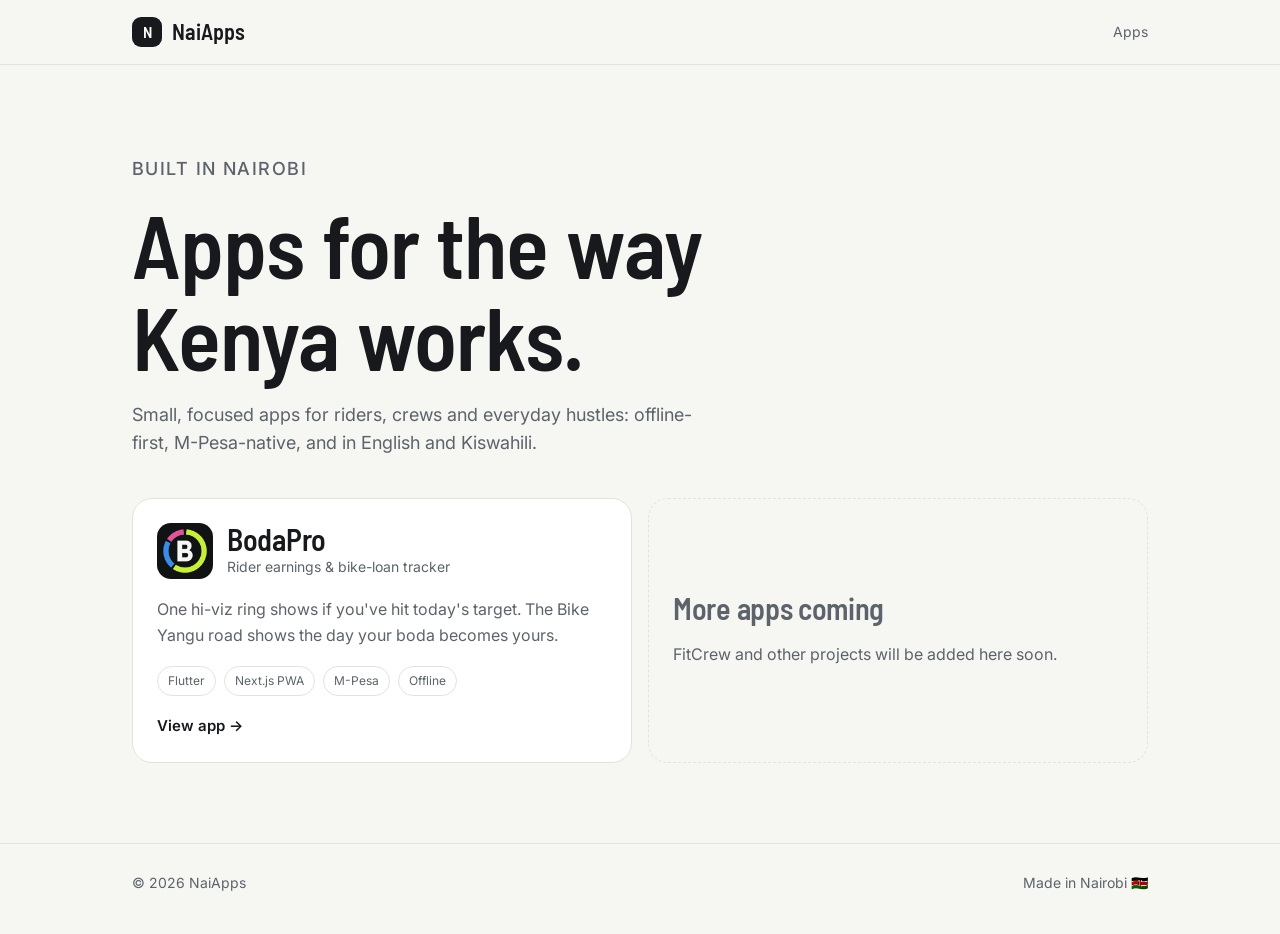
<file: index.html>
<!doctype html>
<html lang="en">
<head>
  <meta charset="utf-8">
  <meta name="viewport" content="width=device-width, initial-scale=1">
  <title>NaiApps</title>
  <meta name="description" content="NaiApps — mobile and web apps built in Nairobi for everyday Kenyan work.">
  <meta property="og:title" content="NaiApps">
  <meta property="og:description" content="Mobile and web apps built in Nairobi for everyday Kenyan work.">
  <link rel="icon" href="apps/bodapro/img/icon.png">
  <link rel="preconnect" href="https://fonts.googleapis.com">
  <link rel="preconnect" href="https://fonts.gstatic.com" crossorigin>
  <link href="https://fonts.googleapis.com/css2?family=Barlow+Semi+Condensed:wght@600&family=Inter:wght@400;500;600&display=swap" rel="stylesheet">
  <link rel="stylesheet" href="assets/css/style.css">
</head>
<body>
  <header class="topbar">
    <div class="wrap">
      <a class="brand" href="./"><span class="brand-mark">N</span>NaiApps</a>
      <nav><a href="#apps">Apps</a></nav>
    </div>
  </header>

  <main class="wrap">
    <section class="hub-hero">
      <p class="eyebrow">Built in Nairobi</p>
      <h1>Apps for the way<br>Kenya works.</h1>
      <p>Small, focused apps for riders, crews and everyday hustles: offline-first, M-Pesa-native, and in English and Kiswahili.</p>
    </section>

    <section id="apps" class="app-grid" aria-label="Apps">
      <a class="app-card" href="apps/bodapro/">
        <div class="head">
          <img src="apps/bodapro/img/icon.png" alt="" width="56" height="56">
          <div>
            <h2>BodaPro</h2>
            <p class="kicker">Rider earnings &amp; bike-loan tracker</p>
          </div>
        </div>
        <p class="blurb">One hi-viz ring shows if you've hit today's target. The Bike Yangu road shows the day your boda becomes yours.</p>
        <div class="tags">
          <span class="tag">Flutter</span><span class="tag">Next.js PWA</span><span class="tag">M-Pesa</span><span class="tag">Offline</span>
        </div>
        <span class="go">View app →</span>
      </a>

      <div class="app-card soon">
        <h2>More apps coming</h2>
        <p class="blurb">FitCrew and other projects will be added here soon.</p>
      </div>
    </section>
  </main>

  <footer class="footer">
    <div class="wrap">
      <span>© <span id="yr">2026</span> NaiApps</span>
      <span>Made in Nairobi 🇰🇪</span>
    </div>
  </footer>
  <script>document.getElementById("yr").textContent = new Date().getFullYear();</script>
</body>
</html>
</file>
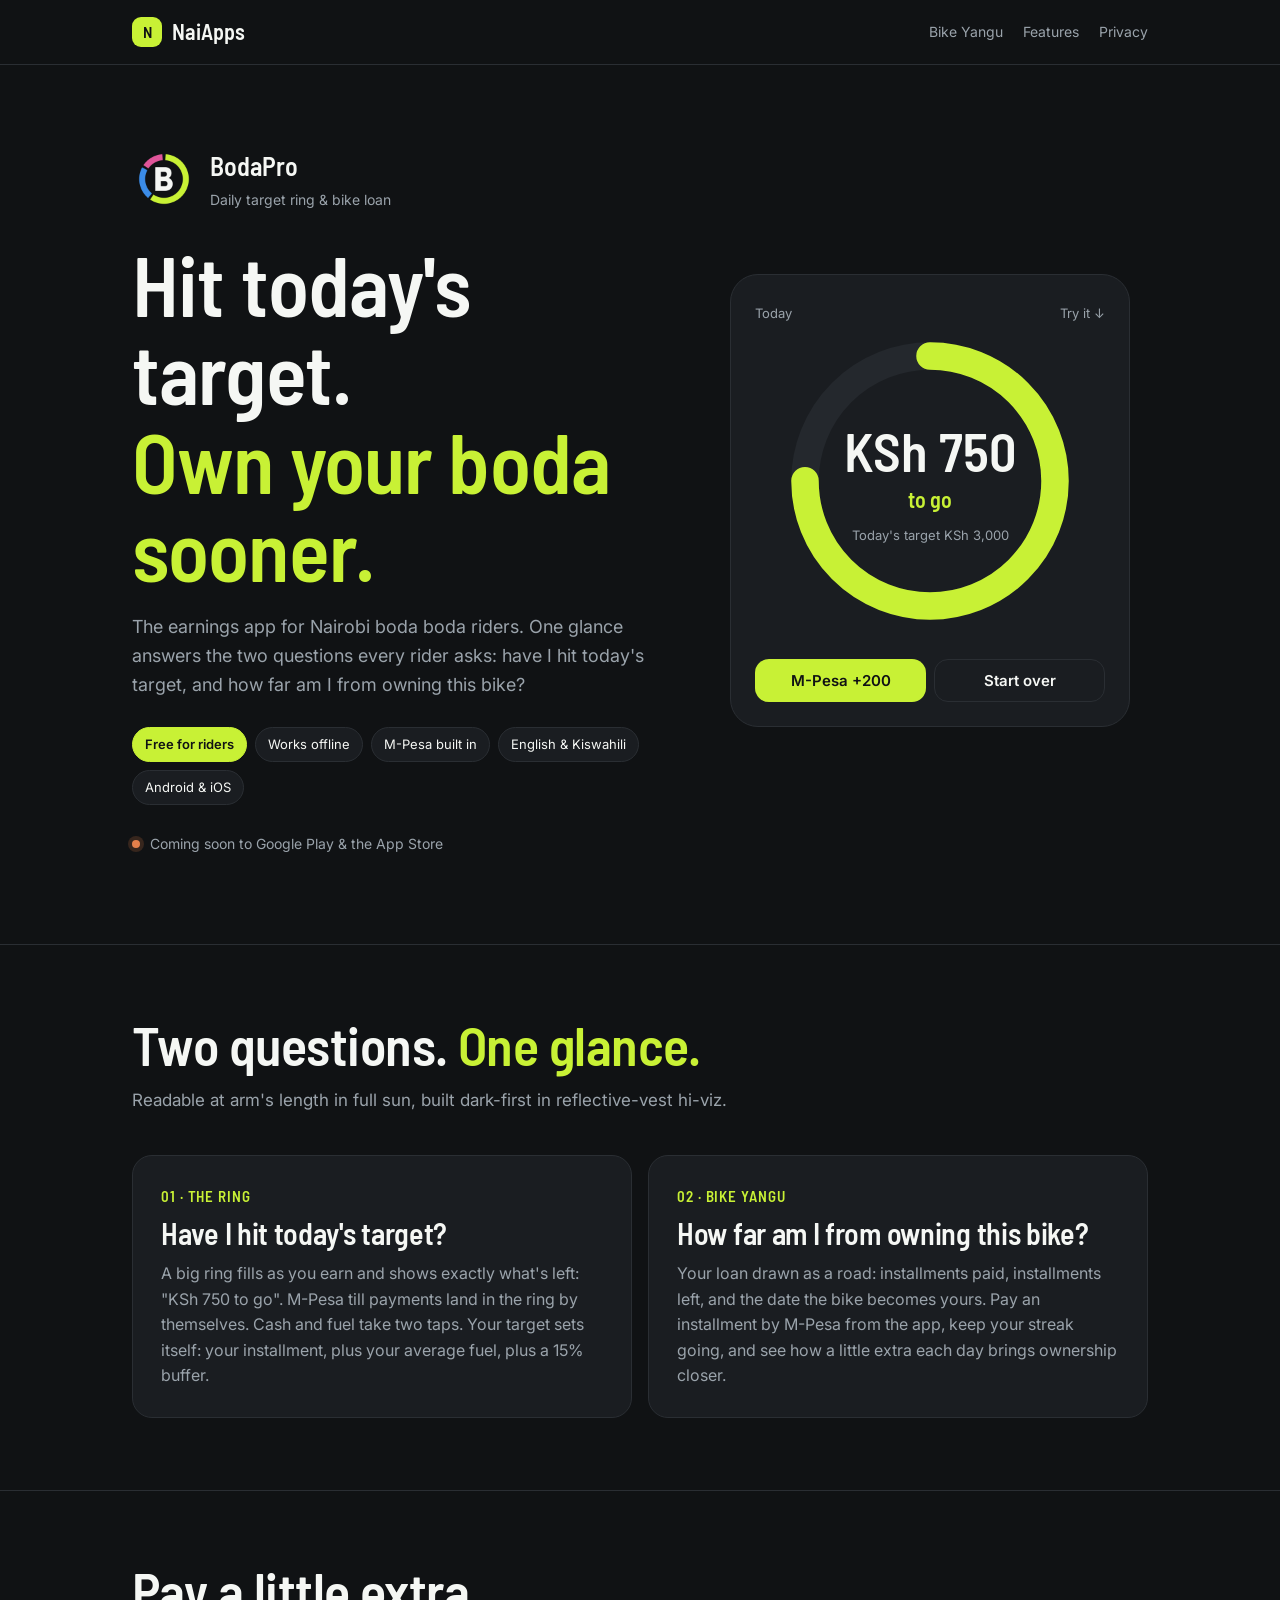
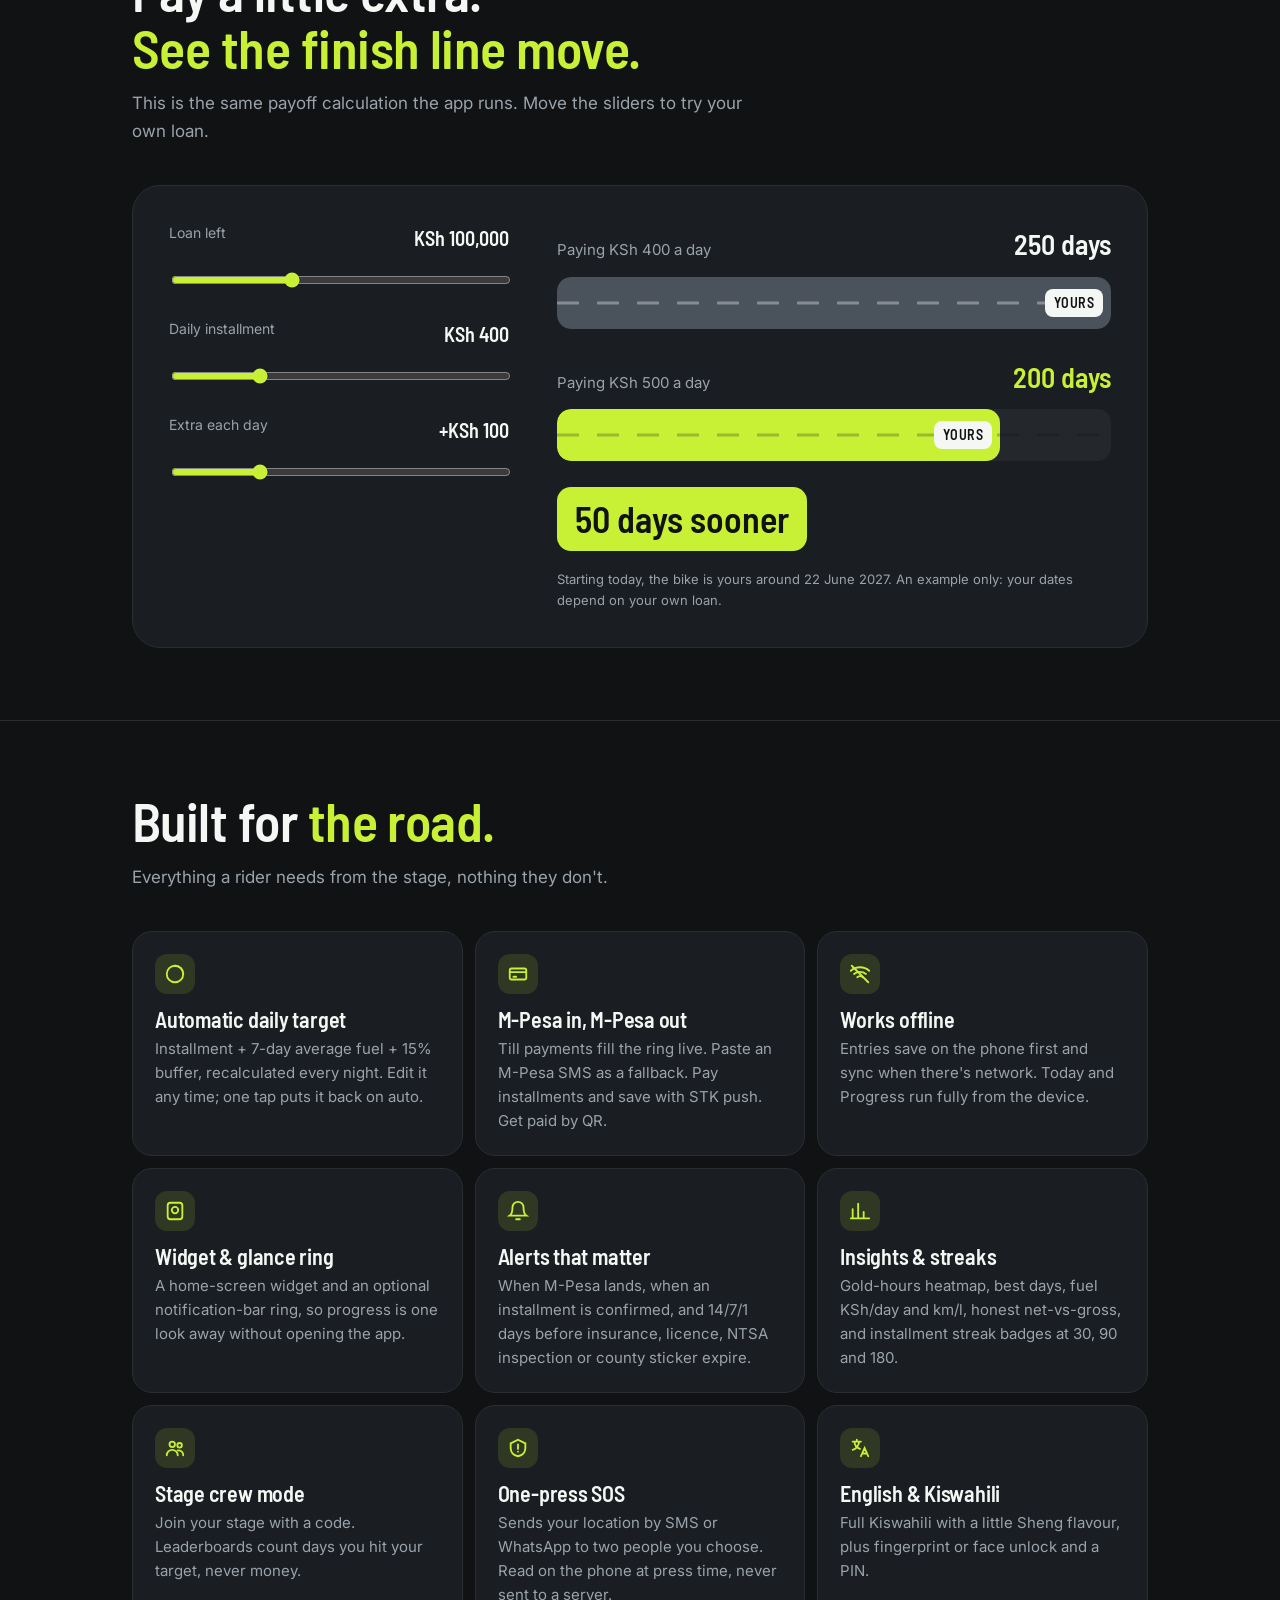
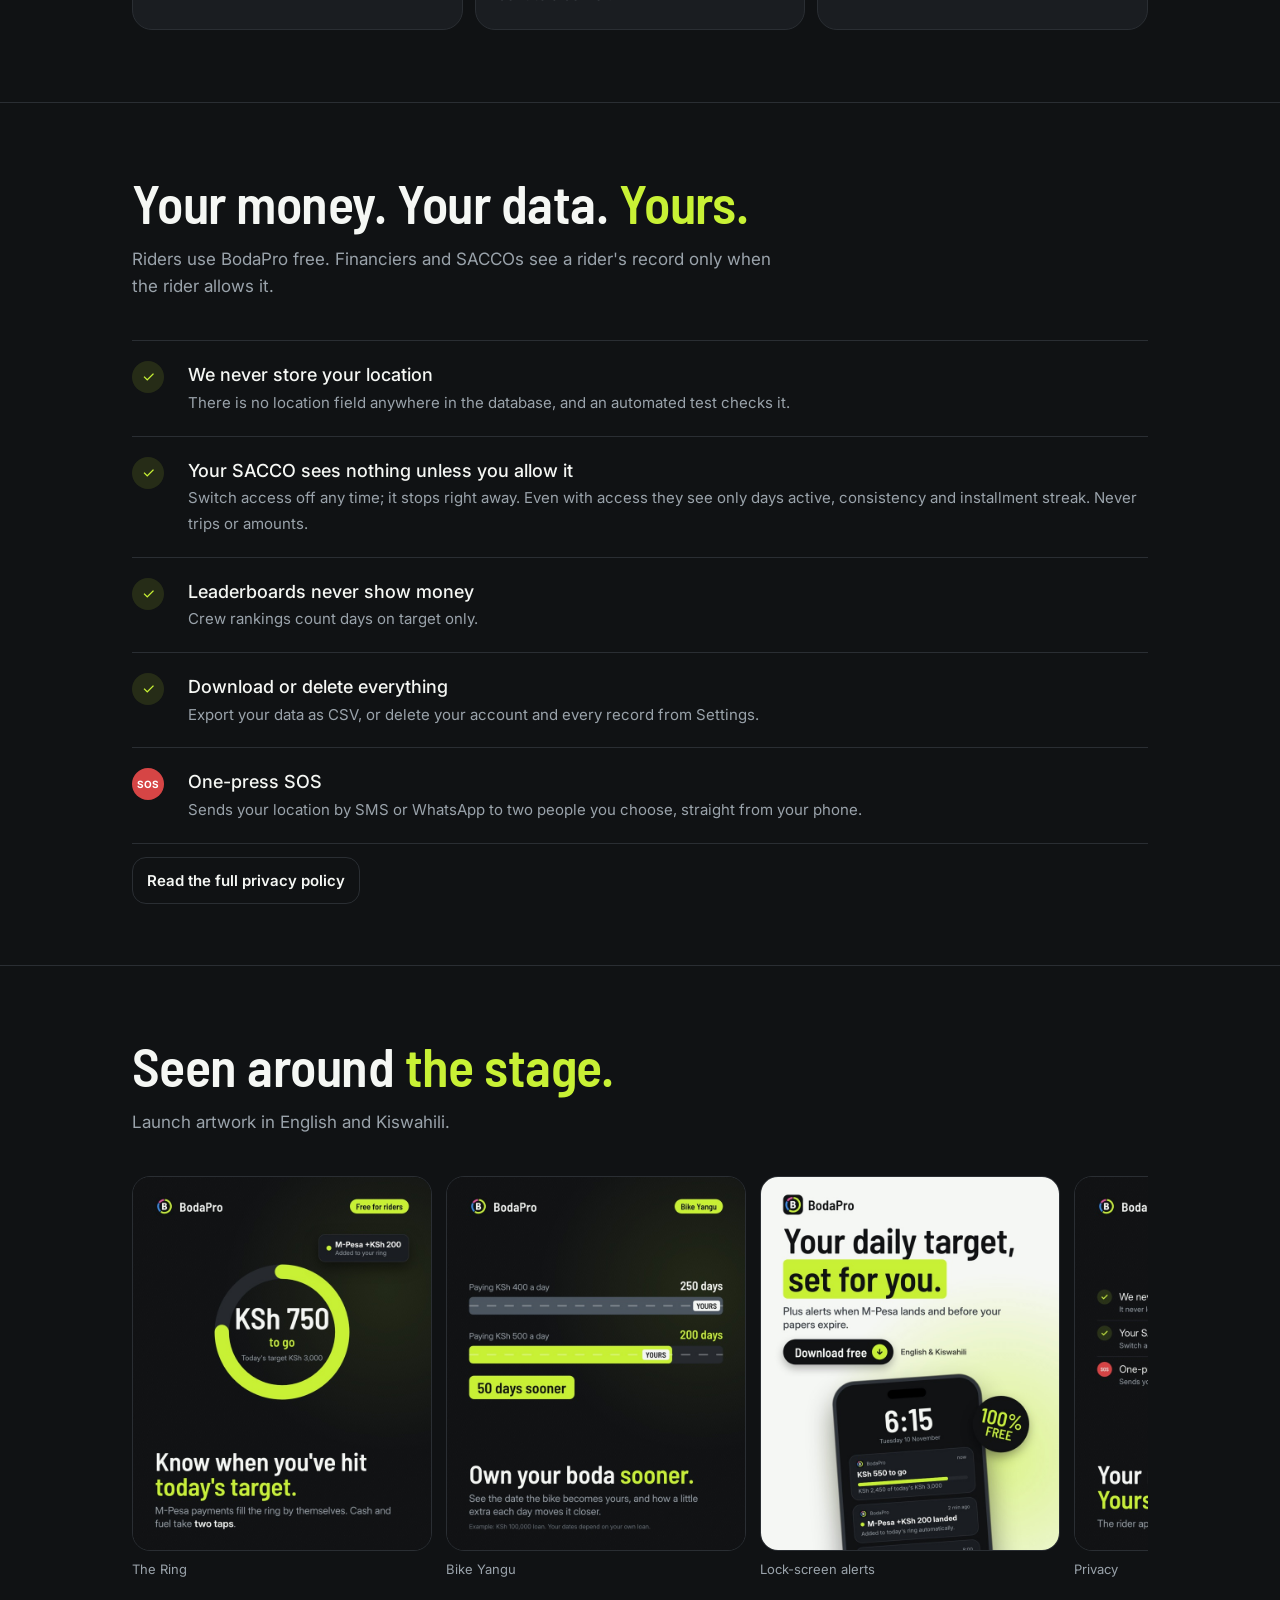
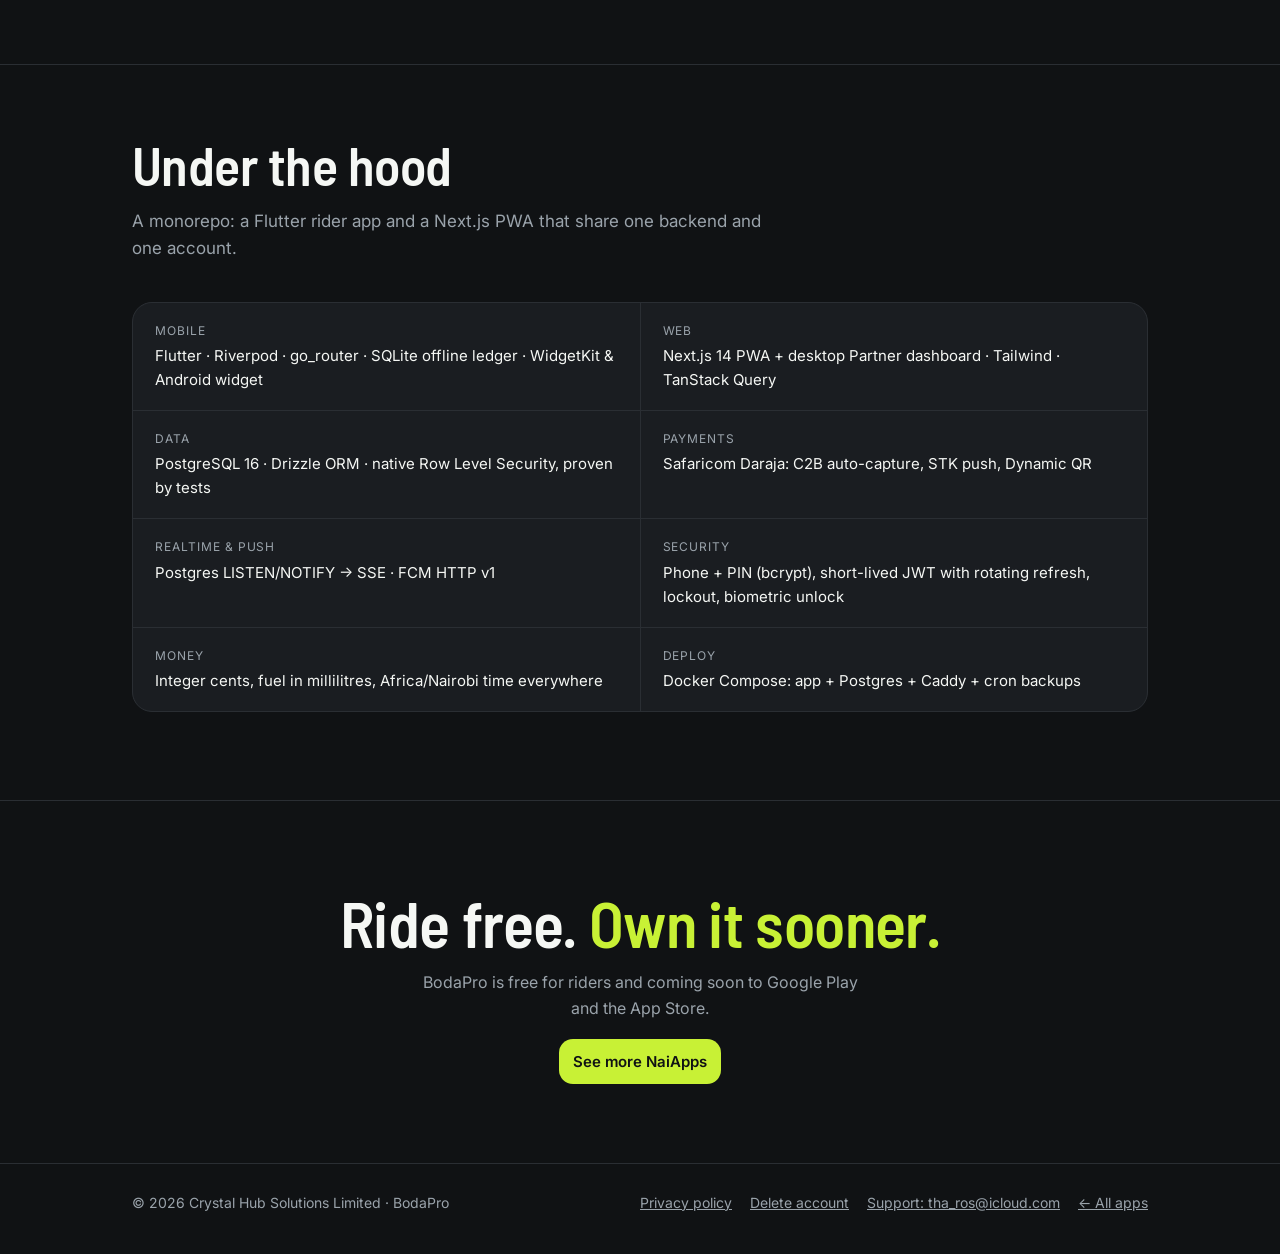
<file: apps/bodapro/index.html>
<!doctype html>
<html lang="en">
<head>
  <meta charset="utf-8">
  <meta name="viewport" content="width=device-width, initial-scale=1">
  <meta name="theme-color" content="#101214">
  <title>BodaPro · NaiApps</title>
  <meta name="description" content="BodaPro — daily earnings, expenses and bike-loan freedom dashboard for Nairobi boda boda riders. Free for riders, works offline, never stores your location.">
  <meta property="og:title" content="BodaPro — Rider earnings & bike loan">
  <meta property="og:description" content="Know when you've hit today's target. See the day your bike becomes yours.">
  <meta property="og:image" content="img/ring.jpg">
  <link rel="icon" href="img/icon.png">
  <link rel="preconnect" href="https://fonts.googleapis.com">
  <link rel="preconnect" href="https://fonts.gstatic.com" crossorigin>
  <link href="https://fonts.googleapis.com/css2?family=Barlow+Semi+Condensed:wght@600&family=Inter:wght@400;500;600&display=swap" rel="stylesheet">
  <link rel="stylesheet" href="../../assets/css/style.css">
</head>
<body class="theme-bodapro">
  <header class="topbar">
    <div class="wrap">
      <a class="brand" href="../../"><span class="brand-mark">N</span>NaiApps</a>
      <nav>
        <a href="#bike-yangu">Bike Yangu</a>
        <a href="#features">Features</a>
        <a href="#privacy">Privacy</a>
      </nav>
    </div>
  </header>

  <main>
    <!-- Hero -->
    <section class="wrap bp-hero">
      <div>
        <div class="bp-id">
          <img src="img/icon.png" alt="BodaPro app icon" width="64" height="64">
          <div><strong>BodaPro</strong><span>Daily target ring &amp; bike loan</span></div>
        </div>
        <h1>Hit today's target.<br><span class="hl">Own your boda sooner.</span></h1>
        <p class="lede">The earnings app for Nairobi boda boda riders. One glance answers the two questions every rider asks: have I hit today's target, and how far am I from owning this bike?</p>
        <div class="chips">
          <span class="chip on">Free for riders</span>
          <span class="chip">Works offline</span>
          <span class="chip">M-Pesa built in</span>
          <span class="chip">English &amp; Kiswahili</span>
          <span class="chip">Android &amp; iOS</span>
        </div>
        <p class="status">Coming soon to Google Play &amp; the App Store</p>
      </div>

      <div class="ring-card" aria-label="Interactive demo of the BodaPro target ring">
        <div class="ring-top"><span>Today</span><span>Try it ↓</span></div>
        <div class="toast" id="toast" role="status" aria-live="polite">M-Pesa +KSh 200 · added to your ring</div>
        <div class="ring" id="ring">
          <svg viewBox="0 0 120 120" aria-hidden="true">
            <circle class="track" cx="60" cy="60" r="50" fill="none" stroke-width="11"/>
            <circle class="bar" id="ringBar" cx="60" cy="60" r="50" fill="none" stroke-width="11" stroke-linecap="round"/>
          </svg>
          <div class="ring-label">
            <div class="amt" id="ringAmt">KSh 750</div>
            <div class="togo" id="ringTogo">to go</div>
            <div class="tgt">Today's target KSh 3,000</div>
          </div>
        </div>
        <div class="ring-actions">
          <button class="btn btn-hiviz" id="addMpesa" type="button">M-Pesa +200</button>
          <button class="btn btn-ghost" id="resetRing" type="button">Start over</button>
        </div>
      </div>
    </section>

    <!-- Two questions -->
    <section class="section">
      <div class="wrap">
        <div class="section-head">
          <h2>Two questions. <span class="hl">One glance.</span></h2>
          <p>Readable at arm's length in full sun, built dark-first in reflective-vest hi-viz.</p>
        </div>
        <div class="two-q">
          <article class="q">
            <div class="n">01 · THE RING</div>
            <h3>Have I hit today's target?</h3>
            <p>A big ring fills as you earn and shows exactly what's left: "KSh 750 to go". M-Pesa till payments land in the ring by themselves. Cash and fuel take two taps. Your target sets itself: your installment, plus your average fuel, plus a 15% buffer.</p>
          </article>
          <article class="q">
            <div class="n">02 · BIKE YANGU</div>
            <h3>How far am I from owning this bike?</h3>
            <p>Your loan drawn as a road: installments paid, installments left, and the date the bike becomes yours. Pay an installment by M-Pesa from the app, keep your streak going, and see how a little extra each day brings ownership closer.</p>
          </article>
        </div>
      </div>
    </section>

    <!-- Simulator -->
    <section class="section" id="bike-yangu">
      <div class="wrap">
        <div class="section-head">
          <h2>Pay a little extra.<br><span class="hl">See the finish line move.</span></h2>
          <p>This is the same payoff calculation the app runs. Move the sliders to try your own loan.</p>
        </div>
        <div class="sim">
          <div>
            <div class="field">
              <label for="loan">Loan left <output id="loanOut"></output></label>
              <input type="range" id="loan" min="20000" max="250000" step="5000" value="100000">
            </div>
            <div class="field">
              <label for="daily">Daily installment <output id="dailyOut"></output></label>
              <input type="range" id="daily" min="200" max="1000" step="50" value="400">
            </div>
            <div class="field">
              <label for="extra">Extra each day <output id="extraOut"></output></label>
              <input type="range" id="extra" min="0" max="400" step="10" value="100">
            </div>
          </div>
          <div>
            <div class="road-row">
              <div class="lbl"><span id="baseLbl">Paying KSh 400 a day</span><b id="baseDays">250 days</b></div>
              <div class="road"><div class="fill" style="width:100%"><span class="yours">YOURS</span></div></div>
            </div>
            <div class="road-row">
              <div class="lbl"><span id="fastLbl">Paying KSh 500 a day</span><b class="hl" id="fastDays">200 days</b></div>
              <div class="road fast"><div class="fill" id="fastFill" style="width:80%"><span class="yours">YOURS</span></div></div>
            </div>
            <span class="saved" id="saved">50 days sooner</span>
            <p class="fine" id="ownDate">An example only. Your dates depend on your own loan.</p>
          </div>
        </div>
      </div>
    </section>

    <!-- Features -->
    <section class="section" id="features">
      <div class="wrap">
        <div class="section-head">
          <h2>Built for <span class="hl">the road.</span></h2>
          <p>Everything a rider needs from the stage, nothing they don't.</p>
        </div>
        <div class="features">
          <div class="feat">
            <div class="ic"><svg viewBox="0 0 24 24" fill="none" stroke="currentColor" stroke-width="2" stroke-linecap="round"><circle cx="12" cy="12" r="9"/><path d="M12 3a9 9 0 0 1 9 9"/></svg></div>
            <h3>Automatic daily target</h3>
            <p>Installment + 7-day average fuel + 15% buffer, recalculated every night. Edit it any time; one tap puts it back on auto.</p>
          </div>
          <div class="feat">
            <div class="ic"><svg viewBox="0 0 24 24" fill="none" stroke="currentColor" stroke-width="2" stroke-linecap="round"><rect x="3" y="6" width="18" height="12" rx="2"/><path d="M3 10h18M7 15h3"/></svg></div>
            <h3>M-Pesa in, M-Pesa out</h3>
            <p>Till payments fill the ring live. Paste an M-Pesa SMS as a fallback. Pay installments and save with STK push. Get paid by QR.</p>
          </div>
          <div class="feat">
            <div class="ic"><svg viewBox="0 0 24 24" fill="none" stroke="currentColor" stroke-width="2" stroke-linecap="round"><path d="M2 8.5a15 15 0 0 1 20 0M5.5 12a10 10 0 0 1 13 0M9 15.5a5 5 0 0 1 6 0"/><path d="M3 3l18 18"/></svg></div>
            <h3>Works offline</h3>
            <p>Entries save on the phone first and sync when there's network. Today and Progress run fully from the device.</p>
          </div>
          <div class="feat">
            <div class="ic"><svg viewBox="0 0 24 24" fill="none" stroke="currentColor" stroke-width="2" stroke-linecap="round"><rect x="4" y="3" width="16" height="18" rx="3"/><circle cx="12" cy="11" r="3.5"/></svg></div>
            <h3>Widget &amp; glance ring</h3>
            <p>A home-screen widget and an optional notification-bar ring, so progress is one look away without opening the app.</p>
          </div>
          <div class="feat">
            <div class="ic"><svg viewBox="0 0 24 24" fill="none" stroke="currentColor" stroke-width="2" stroke-linecap="round"><path d="M6 8a6 6 0 0 1 12 0c0 7 3 9 3 9H3s3-2 3-9"/><path d="M10 21h4"/></svg></div>
            <h3>Alerts that matter</h3>
            <p>When M-Pesa lands, when an installment is confirmed, and 14/7/1 days before insurance, licence, NTSA inspection or county sticker expire.</p>
          </div>
          <div class="feat">
            <div class="ic"><svg viewBox="0 0 24 24" fill="none" stroke="currentColor" stroke-width="2" stroke-linecap="round"><path d="M4 20V10M10 20V4M16 20v-7M22 20H2"/></svg></div>
            <h3>Insights &amp; streaks</h3>
            <p>Gold-hours heatmap, best days, fuel KSh/day and km/l, honest net-vs-gross, and installment streak badges at 30, 90 and 180.</p>
          </div>
          <div class="feat">
            <div class="ic"><svg viewBox="0 0 24 24" fill="none" stroke="currentColor" stroke-width="2" stroke-linecap="round"><circle cx="9" cy="8" r="3"/><circle cx="17" cy="9" r="2.5"/><path d="M3 20c0-3.3 2.7-6 6-6s6 2.7 6 6M15 14.5c3 0 6 1.8 6 5.5"/></svg></div>
            <h3>Stage crew mode</h3>
            <p>Join your stage with a code. Leaderboards count days you hit your target, never money.</p>
          </div>
          <div class="feat">
            <div class="ic"><svg viewBox="0 0 24 24" fill="none" stroke="currentColor" stroke-width="2" stroke-linecap="round"><path d="M12 3l8 4v5c0 5-3.5 8-8 9-4.5-1-8-4-8-9V7z"/><path d="M12 8v5M12 16h.01"/></svg></div>
            <h3>One-press SOS</h3>
            <p>Sends your location by SMS or WhatsApp to two people you choose. Read on the phone at press time, never sent to a server.</p>
          </div>
          <div class="feat">
            <div class="ic"><svg viewBox="0 0 24 24" fill="none" stroke="currentColor" stroke-width="2" stroke-linecap="round"><path d="M4 5h9M8.5 3v2M6 5c0 4 3 7 6 8M11 5c0 4-3 8-7 9"/><path d="M13 21l4-9 4 9M14.5 18h5"/></svg></div>
            <h3>English &amp; Kiswahili</h3>
            <p>Full Kiswahili with a little Sheng flavour, plus fingerprint or face unlock and a PIN.</p>
          </div>
        </div>
      </div>
    </section>

    <!-- Privacy -->
    <section class="section" id="privacy">
      <div class="wrap">
        <div class="section-head">
          <h2>Your money. Your data. <span class="hl">Yours.</span></h2>
          <p>Riders use BodaPro free. Financiers and SACCOs see a rider's record only when the rider allows it.</p>
        </div>
        <div class="privacy">
          <ul>
            <li><span class="tick">✓</span><div><b>We never store your location</b><span>There is no location field anywhere in the database, and an automated test checks it.</span></div></li>
            <li><span class="tick">✓</span><div><b>Your SACCO sees nothing unless you allow it</b><span>Switch access off any time; it stops right away. Even with access they see only days active, consistency and installment streak. Never trips or amounts.</span></div></li>
            <li><span class="tick">✓</span><div><b>Leaderboards never show money</b><span>Crew rankings count days on target only.</span></div></li>
            <li><span class="tick">✓</span><div><b>Download or delete everything</b><span>Export your data as CSV, or delete your account and every record from Settings.</span></div></li>
            <li><span class="tick sos">SOS</span><div><b>One-press SOS</b><span>Sends your location by SMS or WhatsApp to two people you choose, straight from your phone.</span></div></li>
          </ul>
        </div>
        <p style="margin-top:24px"><a class="btn btn-ghost" href="privacy/">Read the full privacy policy</a></p>
      </div>
    </section>

    <!-- Gallery -->
    <section class="section">
      <div class="wrap">
        <div class="section-head">
          <h2>Seen around <span class="hl">the stage.</span></h2>
          <p>Launch artwork in English and Kiswahili.</p>
        </div>
        <div class="gallery" tabindex="0" aria-label="BodaPro launch artwork, scroll sideways">
          <figure><img src="img/ring.jpg" alt="The target ring showing KSh 750 to go of a KSh 3,000 target" loading="lazy" width="720" height="900"><figcaption>The Ring</figcaption></figure>
          <figure><img src="img/road.jpg" alt="Bike Yangu road: paying KSh 500 a day instead of 400 owns the bike 50 days sooner" loading="lazy" width="720" height="900"><figcaption>Bike Yangu</figcaption></figure>
          <figure><img src="img/alerts.jpg" alt="Lock-screen notifications: KSh 550 to go, and M-Pesa KSh 200 landed" loading="lazy" width="720" height="900"><figcaption>Lock-screen alerts</figcaption></figure>
          <figure><img src="img/privacy.jpg" alt="Privacy promises: location never stored, SACCO sees nothing unless allowed, one-press SOS" loading="lazy" width="720" height="900"><figcaption>Privacy</figcaption></figure>
          <figure><img src="img/ring-sw.jpg" alt="The target ring in Kiswahili" loading="lazy" width="720" height="900"><figcaption>Kwa Kiswahili</figcaption></figure>
        </div>
      </div>
    </section>

    <!-- Tech -->
    <section class="section">
      <div class="wrap">
        <div class="section-head">
          <h2>Under the hood</h2>
          <p>A monorepo: a Flutter rider app and a Next.js PWA that share one backend and one account.</p>
        </div>
        <dl class="stack">
          <div><dt>Mobile</dt><dd>Flutter · Riverpod · go_router · SQLite offline ledger · WidgetKit &amp; Android widget</dd></div>
          <div><dt>Web</dt><dd>Next.js 14 PWA + desktop Partner dashboard · Tailwind · TanStack Query</dd></div>
          <div><dt>Data</dt><dd>PostgreSQL 16 · Drizzle ORM · native Row Level Security, proven by tests</dd></div>
          <div><dt>Payments</dt><dd>Safaricom Daraja: C2B auto-capture, STK push, Dynamic QR</dd></div>
          <div><dt>Realtime &amp; push</dt><dd>Postgres LISTEN/NOTIFY → SSE · FCM HTTP v1</dd></div>
          <div><dt>Security</dt><dd>Phone + PIN (bcrypt), short-lived JWT with rotating refresh, lockout, biometric unlock</dd></div>
          <div><dt>Money</dt><dd>Integer cents, fuel in millilitres, Africa/Nairobi time everywhere</dd></div>
          <div><dt>Deploy</dt><dd>Docker Compose: app + Postgres + Caddy + cron backups</dd></div>
        </dl>
      </div>
    </section>

    <section class="cta">
      <div class="wrap">
        <h2>Ride free. <span class="hl">Own it sooner.</span></h2>
        <p>BodaPro is free for riders and coming soon to Google Play and the App Store.</p>
        <a class="btn btn-hiviz" href="../../">See more NaiApps</a>
      </div>
    </section>
  </main>

  <footer class="footer">
    <div class="wrap">
      <span>© <span id="yr">2026</span> Crystal Hub Solutions Limited · BodaPro</span>
      <span class="footer-links">
        <a href="privacy/">Privacy policy</a>
        <a href="delete-account/">Delete account</a>
        <a href="mailto:tha_ros@icloud.com?subject=BodaPro%20support">Support: tha_ros@icloud.com</a>
        <a href="../../">← All apps</a>
      </span>
    </div>
  </footer>

  <script src="../../assets/js/bodapro.js"></script>
</body>
</html>
</file>
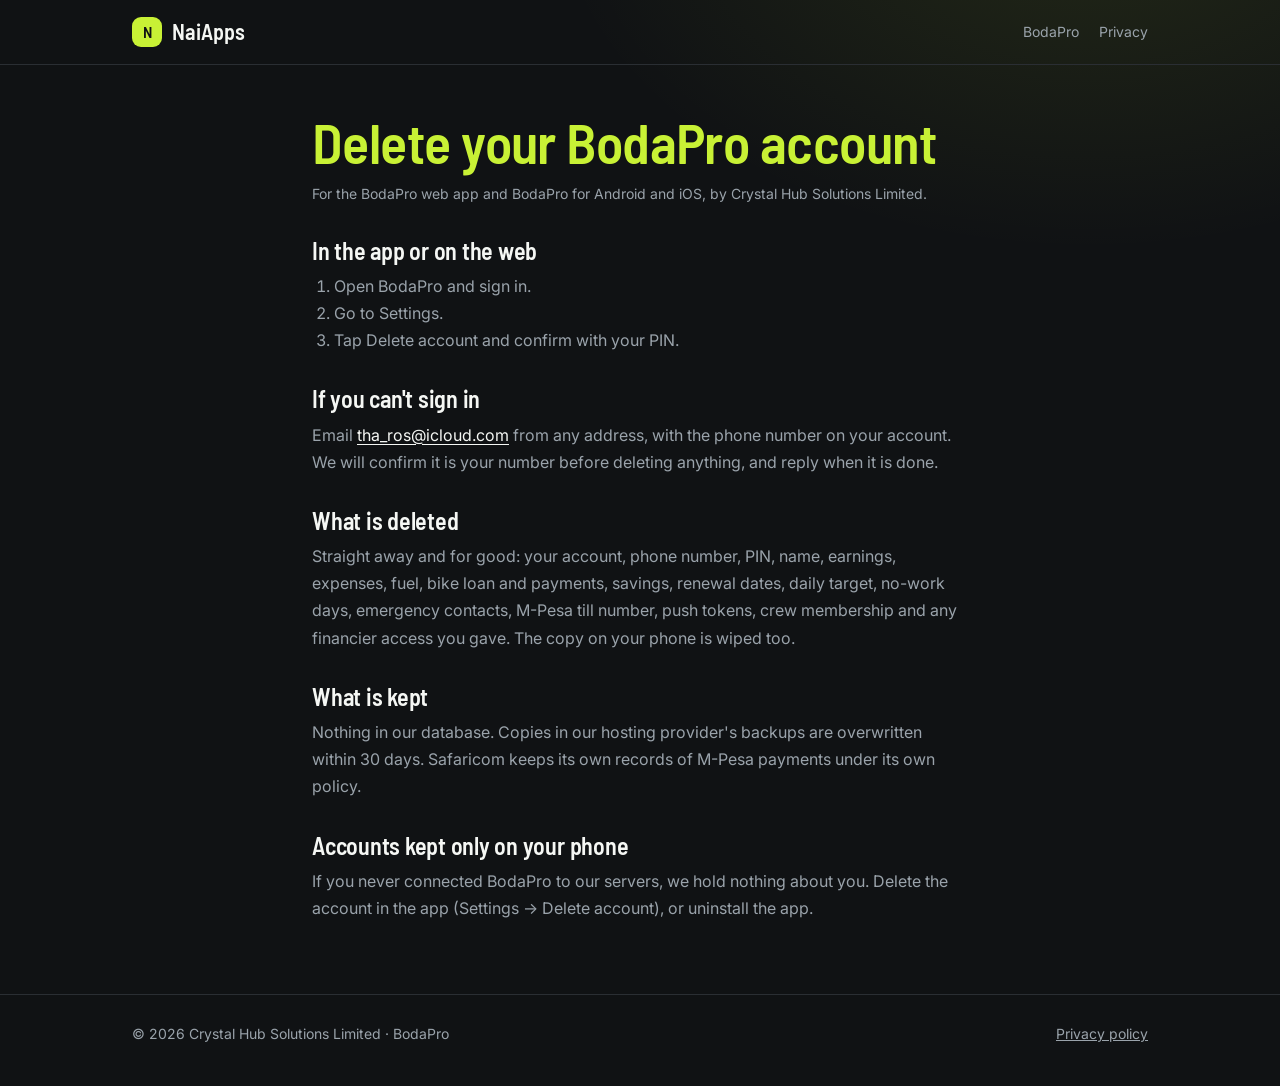
<file: apps/bodapro/delete-account/index.html>
<!doctype html>
<html lang="en">
<head>
  <meta charset="utf-8">
  <meta name="viewport" content="width=device-width, initial-scale=1">
  <meta name="theme-color" content="#101214">
  <title>Delete BodaPro Account</title>
  <meta name="description" content="How to delete your BodaPro account and data, what is deleted and what is kept.">
  <link rel="icon" href="../img/icon.png">
  <link rel="preconnect" href="https://fonts.googleapis.com">
  <link rel="preconnect" href="https://fonts.gstatic.com" crossorigin>
  <link href="https://fonts.googleapis.com/css2?family=Barlow+Semi+Condensed:wght@600&family=Inter:wght@400;500;600&display=swap" rel="stylesheet">
  <link rel="stylesheet" href="../../../assets/css/style.css">
</head>
<body class="theme-bodapro">
  <header class="topbar">
    <div class="wrap">
      <a class="brand" href="../../../"><span class="brand-mark">N</span>NaiApps</a>
      <nav><a href="../">BodaPro</a><a href="../privacy/">Privacy</a></nav>
    </div>
  </header>

  <!-- Google Play's account deletion URL: open to anyone, no sign-in.
       Same text as apps/web/src/app/delete-account/page.tsx in the bodapro repo. -->
  <main class="wrap policy">
    <h1>Delete your BodaPro account</h1>
    <p class="meta">For the BodaPro web app and BodaPro for Android and iOS, by Crystal Hub Solutions Limited.</p>

    <section>
      <h2>In the app or on the web</h2>
      <ol>
        <li>Open BodaPro and sign in.</li>
        <li>Go to Settings.</li>
        <li>Tap Delete account and confirm with your PIN.</li>
      </ol>
    </section>

    <section>
      <h2>If you can't sign in</h2>
      <p>Email <a href="mailto:tha_ros@icloud.com?subject=Delete%20my%20BodaPro%20account">tha_ros@icloud.com</a> from any address, with the phone number on your account. We will confirm it is your number before deleting anything, and reply when it is done.</p>
    </section>

    <section>
      <h2>What is deleted</h2>
      <p>Straight away and for good: your account, phone number, PIN, name, earnings, expenses, fuel, bike loan and payments, savings, renewal dates, daily target, no-work days, emergency contacts, M-Pesa till number, push tokens, crew membership and any financier access you gave. The copy on your phone is wiped too.</p>
    </section>

    <section>
      <h2>What is kept</h2>
      <p>Nothing in our database. Copies in our hosting provider's backups are overwritten within 30 days. Safaricom keeps its own records of M-Pesa payments under its own policy.</p>
    </section>

    <section>
      <h2>Accounts kept only on your phone</h2>
      <p>If you never connected BodaPro to our servers, we hold nothing about you. Delete the account in the app (Settings → Delete account), or uninstall the app.</p>
    </section>
  </main>

  <footer class="footer">
    <div class="wrap">
      <span>© 2026 Crystal Hub Solutions Limited · BodaPro</span>
      <a href="../privacy/">Privacy policy</a>
    </div>
  </footer>
</body>
</html>
</file>
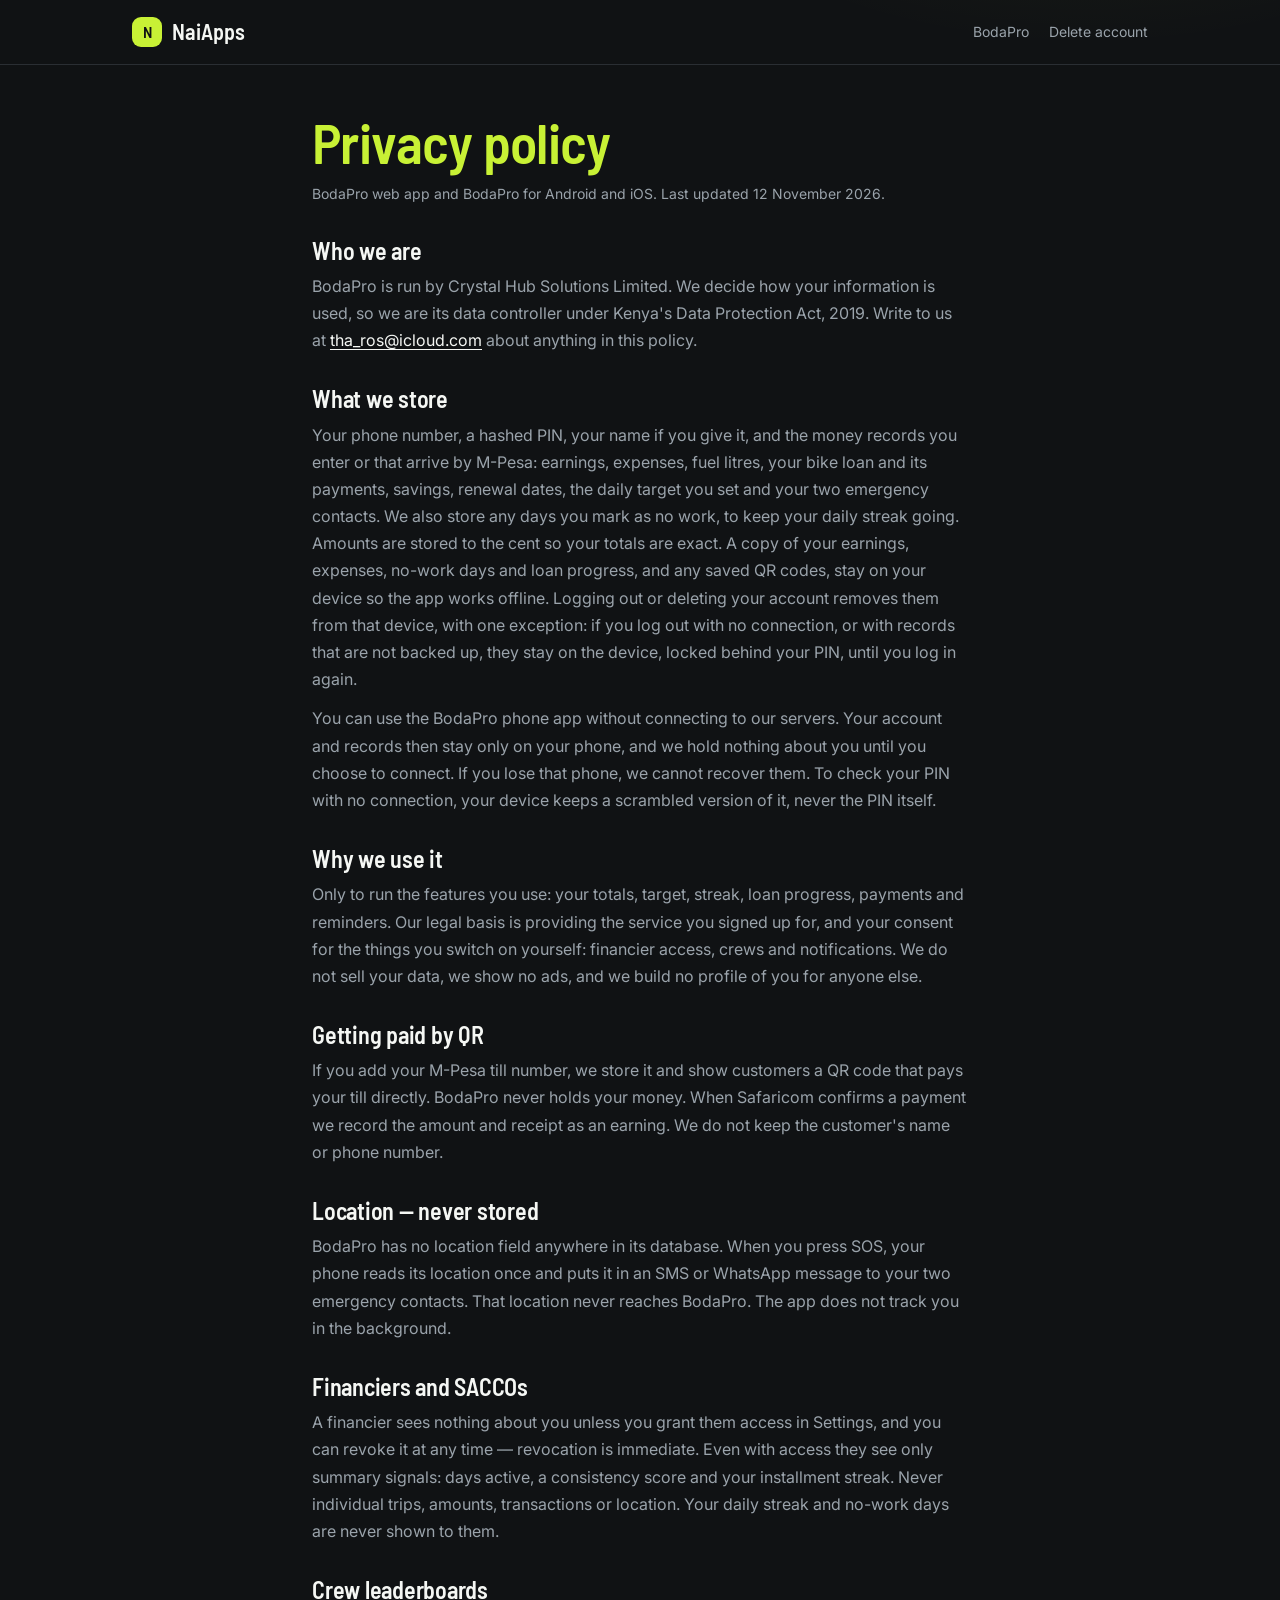
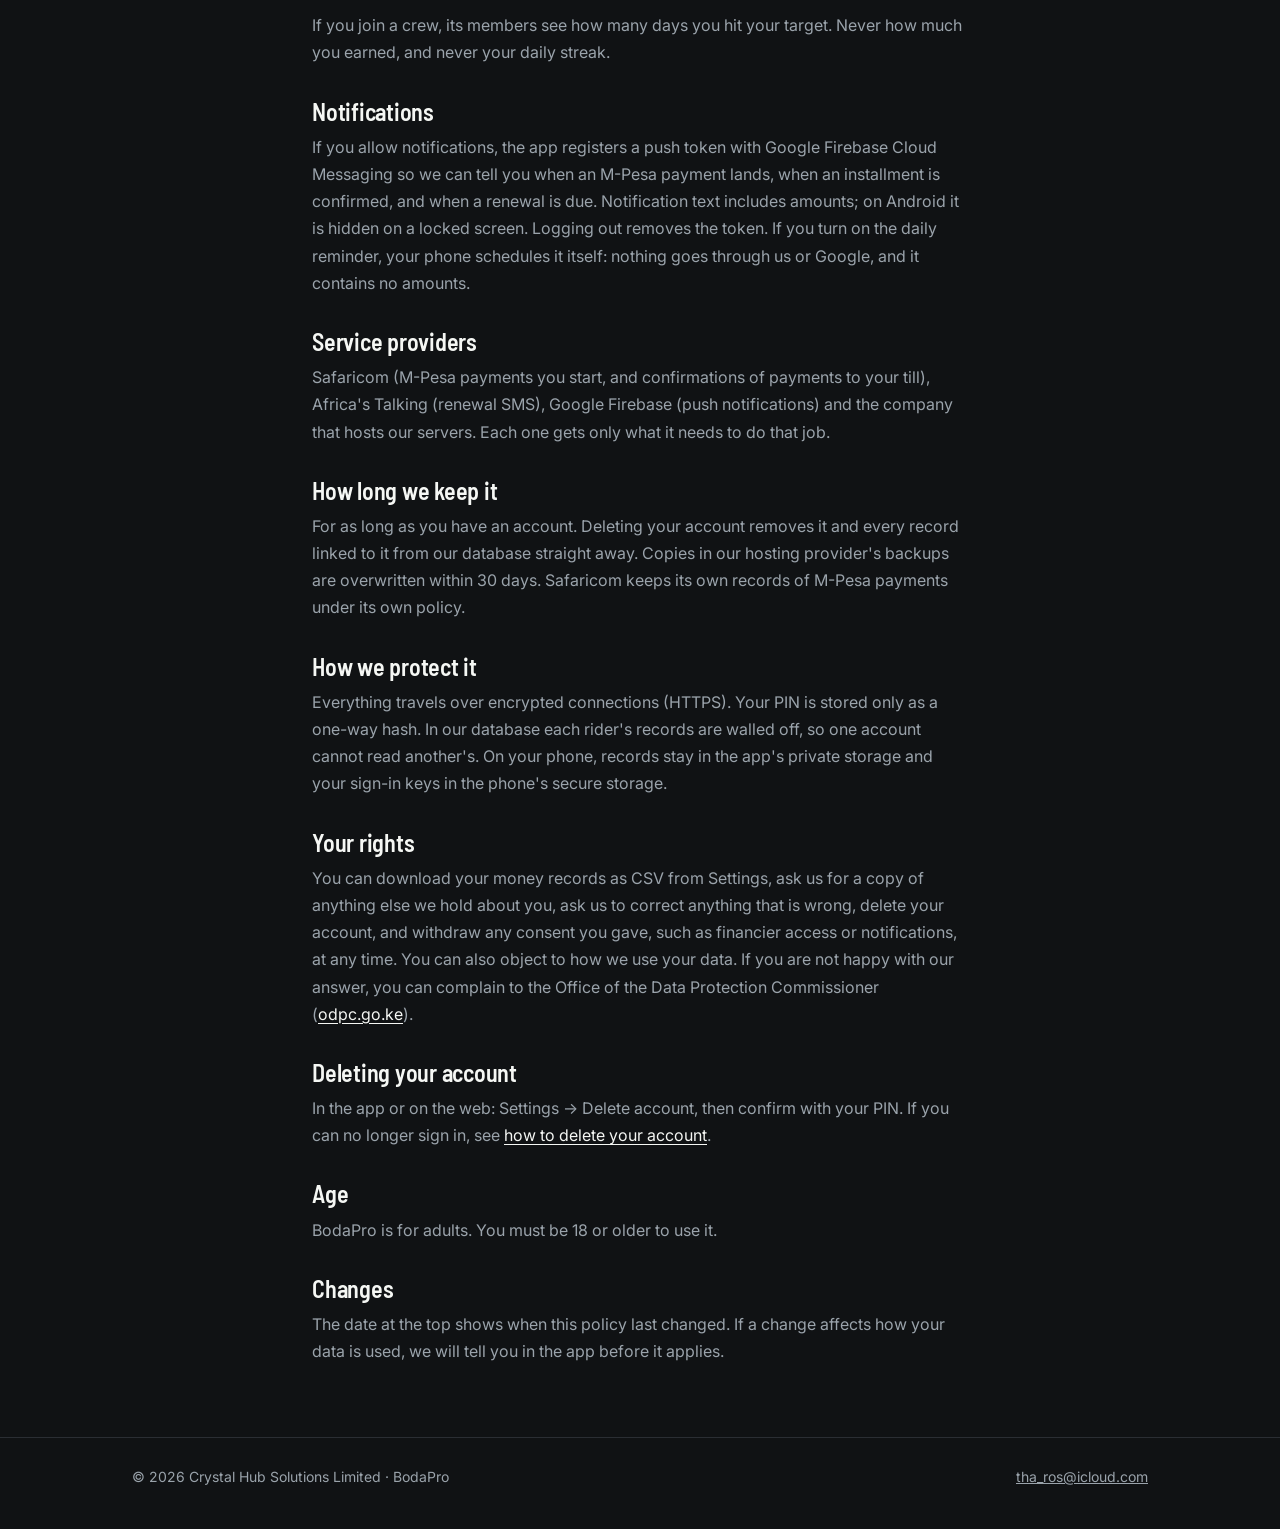
<file: apps/bodapro/privacy/index.html>
<!doctype html>
<html lang="en">
<head>
  <meta charset="utf-8">
  <meta name="viewport" content="width=device-width, initial-scale=1">
  <meta name="theme-color" content="#101214">
  <title>BodaPro Privacy Policy</title>
  <meta name="description" content="Privacy policy for the BodaPro web app and BodaPro for Android and iOS, run by Crystal Hub Solutions Limited.">
  <link rel="icon" href="../img/icon.png">
  <link rel="preconnect" href="https://fonts.googleapis.com">
  <link rel="preconnect" href="https://fonts.gstatic.com" crossorigin>
  <link href="https://fonts.googleapis.com/css2?family=Barlow+Semi+Condensed:wght@600&family=Inter:wght@400;500;600&display=swap" rel="stylesheet">
  <link rel="stylesheet" href="../../../assets/css/style.css">
</head>
<body class="theme-bodapro">
  <header class="topbar">
    <div class="wrap">
      <a class="brand" href="../../../"><span class="brand-mark">N</span>NaiApps</a>
      <nav><a href="../">BodaPro</a><a href="../delete-account/">Delete account</a></nav>
    </div>
  </header>

  <!-- Same text as apps/web/src/app/privacy/page.tsx and the in-app
       privacy screen in the bodapro repo. Change all three together. -->
  <main class="wrap policy">
    <h1>Privacy policy</h1>
    <p class="meta">BodaPro web app and BodaPro for Android and iOS. Last updated 12 November 2026.</p>

    <section>
      <h2>Who we are</h2>
      <p>BodaPro is run by Crystal Hub Solutions Limited. We decide how your information is used, so we are its data controller under Kenya's Data Protection Act, 2019. Write to us at <a href="mailto:tha_ros@icloud.com">tha_ros@icloud.com</a> about anything in this policy.</p>
    </section>

    <section>
      <h2>What we store</h2>
      <p>Your phone number, a hashed PIN, your name if you give it, and the money records you enter or that arrive by M-Pesa: earnings, expenses, fuel litres, your bike loan and its payments, savings, renewal dates, the daily target you set and your two emergency contacts. We also store any days you mark as no work, to keep your daily streak going. Amounts are stored to the cent so your totals are exact. A copy of your earnings, expenses, no-work days and loan progress, and any saved QR codes, stay on your device so the app works offline. Logging out or deleting your account removes them from that device, with one exception: if you log out with no connection, or with records that are not backed up, they stay on the device, locked behind your PIN, until you log in again.</p>
      <p>You can use the BodaPro phone app without connecting to our servers. Your account and records then stay only on your phone, and we hold nothing about you until you choose to connect. If you lose that phone, we cannot recover them. To check your PIN with no connection, your device keeps a scrambled version of it, never the PIN itself.</p>
    </section>

    <section>
      <h2>Why we use it</h2>
      <p>Only to run the features you use: your totals, target, streak, loan progress, payments and reminders. Our legal basis is providing the service you signed up for, and your consent for the things you switch on yourself: financier access, crews and notifications. We do not sell your data, we show no ads, and we build no profile of you for anyone else.</p>
    </section>

    <section>
      <h2>Getting paid by QR</h2>
      <p>If you add your M-Pesa till number, we store it and show customers a QR code that pays your till directly. BodaPro never holds your money. When Safaricom confirms a payment we record the amount and receipt as an earning. We do not keep the customer's name or phone number.</p>
    </section>

    <section>
      <h2>Location — never stored</h2>
      <p>BodaPro has no location field anywhere in its database. When you press SOS, your phone reads its location once and puts it in an SMS or WhatsApp message to your two emergency contacts. That location never reaches BodaPro. The app does not track you in the background.</p>
    </section>

    <section>
      <h2>Financiers and SACCOs</h2>
      <p>A financier sees nothing about you unless you grant them access in Settings, and you can revoke it at any time — revocation is immediate. Even with access they see only summary signals: days active, a consistency score and your installment streak. Never individual trips, amounts, transactions or location. Your daily streak and no-work days are never shown to them.</p>
    </section>

    <section>
      <h2>Crew leaderboards</h2>
      <p>If you join a crew, its members see how many days you hit your target. Never how much you earned, and never your daily streak.</p>
    </section>

    <section>
      <h2>Notifications</h2>
      <p>If you allow notifications, the app registers a push token with Google Firebase Cloud Messaging so we can tell you when an M-Pesa payment lands, when an installment is confirmed, and when a renewal is due. Notification text includes amounts; on Android it is hidden on a locked screen. Logging out removes the token. If you turn on the daily reminder, your phone schedules it itself: nothing goes through us or Google, and it contains no amounts.</p>
    </section>

    <section>
      <h2>Service providers</h2>
      <p>Safaricom (M-Pesa payments you start, and confirmations of payments to your till), Africa's Talking (renewal SMS), Google Firebase (push notifications) and the company that hosts our servers. Each one gets only what it needs to do that job.</p>
    </section>

    <section>
      <h2>How long we keep it</h2>
      <p>For as long as you have an account. Deleting your account removes it and every record linked to it from our database straight away. Copies in our hosting provider's backups are overwritten within 30 days. Safaricom keeps its own records of M-Pesa payments under its own policy.</p>
    </section>

    <section>
      <h2>How we protect it</h2>
      <p>Everything travels over encrypted connections (HTTPS). Your PIN is stored only as a one-way hash. In our database each rider's records are walled off, so one account cannot read another's. On your phone, records stay in the app's private storage and your sign-in keys in the phone's secure storage.</p>
    </section>

    <section>
      <h2>Your rights</h2>
      <p>You can download your money records as CSV from Settings, ask us for a copy of anything else we hold about you, ask us to correct anything that is wrong, delete your account, and withdraw any consent you gave, such as financier access or notifications, at any time. You can also object to how we use your data. If you are not happy with our answer, you can complain to the Office of the Data Protection Commissioner (<a href="https://www.odpc.go.ke" rel="noopener">odpc.go.ke</a>).</p>
    </section>

    <section>
      <h2>Deleting your account</h2>
      <p>In the app or on the web: Settings → Delete account, then confirm with your PIN. If you can no longer sign in, see <a href="../delete-account/">how to delete your account</a>.</p>
    </section>

    <section>
      <h2>Age</h2>
      <p>BodaPro is for adults. You must be 18 or older to use it.</p>
    </section>

    <section>
      <h2>Changes</h2>
      <p>The date at the top shows when this policy last changed. If a change affects how your data is used, we will tell you in the app before it applies.</p>
    </section>
  </main>

  <footer class="footer">
    <div class="wrap">
      <span>© 2026 Crystal Hub Solutions Limited · BodaPro</span>
      <a href="mailto:tha_ros@icloud.com">tha_ros@icloud.com</a>
    </div>
  </footer>
</body>
</html>
</file>
<file: assets/css/style.css>
/* NaiApps — shared styles. Hub uses the neutral tokens; each app page
   overrides them with its own brand (see .theme-bodapro). */
:root {
  --bg: #f6f6f3;
  --surface: #ffffff;
  --line: #e3e3dd;
  --text: #17191c;
  --muted: #5d636b;
  --accent: #17191c;
  --accent-ink: #ffffff;
  --radius: 20px;
  --display: "Barlow Semi Condensed", system-ui, sans-serif;
  --body: "Inter", system-ui, -apple-system, sans-serif;
  color-scheme: light;
}
@media (prefers-color-scheme: dark) {
  :root:not([data-theme="light"]) {
    --bg: #0f1012;
    --surface: #17191c;
    --line: #2a2d32;
    --text: #f2f3f0;
    --muted: #9aa1a9;
    --accent: #f2f3f0;
    --accent-ink: #0f1012;
    color-scheme: dark;
  }
}

* { box-sizing: border-box; }
html { -webkit-text-size-adjust: 100%; scroll-behavior: smooth; }
body {
  margin: 0;
  background: var(--bg);
  color: var(--text);
  font: 400 16px/1.6 var(--body);
  -webkit-font-smoothing: antialiased;
}
img { max-width: 100%; display: block; }
a { color: inherit; }
h1, h2, h3 { font-family: var(--display); font-weight: 600; line-height: 1.05; margin: 0; letter-spacing: -0.01em; }
p { margin: 0; }

.wrap { width: 100%; max-width: 1080px; margin: 0 auto; padding: 0 16px; }
@media (min-width: 720px) { .wrap { padding: 0 32px; } }

/* ---------- top bar ---------- */
.topbar { border-bottom: 1px solid var(--line); }
.topbar .wrap { display: flex; align-items: center; justify-content: space-between; height: 64px; gap: 16px; }
.brand { display: flex; align-items: center; gap: 10px; text-decoration: none; font-family: var(--display); font-weight: 600; font-size: 22px; }
.brand-mark {
  width: 30px; height: 30px; border-radius: 9px; display: grid; place-items: center;
  background: var(--accent); color: var(--accent-ink); font-size: 16px;
}
.topbar nav { display: flex; gap: 20px; font-size: 14px; color: var(--muted); }
.topbar nav a { text-decoration: none; }
.topbar nav a:hover { color: var(--text); }
@media (max-width: 560px) { .theme-bodapro .topbar nav { display: none; } }

/* ---------- hub ---------- */
.hub-hero { padding: 72px 0 40px; }
.hub-hero h1 { font-size: clamp(44px, 9vw, 88px); }
.hub-hero p { margin-top: 18px; max-width: 560px; color: var(--muted); font-size: 18px; }
.eyebrow { font-size: 13px; letter-spacing: 0.08em; text-transform: uppercase; color: var(--muted); margin-bottom: 14px; font-weight: 500; }

.app-grid { display: grid; gap: 16px; grid-template-columns: 1fr; padding-bottom: 80px; }
@media (min-width: 720px) { .app-grid { grid-template-columns: repeat(2, 1fr); } }

.app-card {
  position: relative; display: flex; flex-direction: column; gap: 18px;
  padding: 24px; border-radius: var(--radius); text-decoration: none;
  background: var(--surface); border: 1px solid var(--line);
  transition: transform .18s ease, border-color .18s ease;
}
a.app-card:hover { transform: translateY(-2px); border-color: var(--muted); }
.app-card .head { display: flex; align-items: center; gap: 14px; }
.app-card .head img { width: 56px; height: 56px; border-radius: 14px; }
.app-card h2 { font-size: 30px; }
.app-card .kicker { font-size: 14px; color: var(--muted); }
.app-card .blurb { color: var(--muted); }
.tags { display: flex; flex-wrap: wrap; gap: 8px; }
.tag { font-size: 12px; padding: 4px 10px; border-radius: 99px; border: 1px solid var(--line); color: var(--muted); }
.app-card .go { margin-top: auto; font-weight: 600; font-size: 15px; }
.app-card.soon { border-style: dashed; background: transparent; justify-content: center; min-height: 220px; }
.app-card.soon h2 { color: var(--muted); }

.footer { border-top: 1px solid var(--line); padding: 28px 0 40px; color: var(--muted); font-size: 14px; }
.footer .wrap { display: flex; flex-wrap: wrap; justify-content: space-between; gap: 12px; }

/* =========================================================
   BodaPro page — dark-first hi-viz brand (from apps/web tailwind tokens)
   ========================================================= */
.theme-bodapro {
  --bg: #101214;
  --surface: #1a1d21;
  --line: #2a2e33;
  --text: #f5f7f4;
  --muted: #9aa3ab;
  --hiviz: #c8f135;
  --warn: #e5804b;
  --red: #d64545;
  --accent: #c8f135;
  --accent-ink: #101214;
  color-scheme: dark;
  background:
    radial-gradient(900px 600px at 85% -10%, rgba(200, 241, 53, 0.10), transparent 60%),
    var(--bg);
}
.theme-bodapro .hl { color: var(--hiviz); }

.bp-hero { padding-top: 56px; padding-bottom: 64px; display: grid; gap: 48px; align-items: center; }
@media (min-width: 880px) { .bp-hero { grid-template-columns: 1.1fr 0.9fr; padding-top: 80px; padding-bottom: 88px; } }
.bp-id { display: flex; align-items: center; gap: 14px; margin-bottom: 28px; }
.bp-id img { width: 64px; height: 64px; border-radius: 16px; }
.bp-id strong { display: block; font-family: var(--display); font-size: 26px; font-weight: 600; }
.bp-id span { color: var(--muted); font-size: 14px; }
.bp-hero h1 { font-size: clamp(46px, 8.5vw, 84px); }
.bp-hero .lede { margin-top: 20px; color: var(--muted); font-size: 18px; max-width: 520px; }
.chips { display: flex; flex-wrap: wrap; gap: 8px; margin-top: 28px; }
.chip { font-size: 13px; padding: 6px 12px; border-radius: 99px; background: var(--surface); border: 1px solid var(--line); }
.chip.on { background: var(--hiviz); color: #101214; border-color: var(--hiviz); font-weight: 600; }
.status { margin-top: 28px; display: inline-flex; align-items: center; gap: 10px; font-size: 14px; color: var(--muted); }
.status::before { content: ""; width: 8px; height: 8px; border-radius: 50%; background: var(--warn); box-shadow: 0 0 0 4px rgba(229,128,75,.18); }

/* live ring demo */
.ring-card {
  background: var(--surface); border: 1px solid var(--line); border-radius: 28px;
  padding: 28px 24px 24px; max-width: 400px; width: 100%; margin: 0 auto; position: relative;
}
.ring-top { display: flex; justify-content: space-between; align-items: center; font-size: 13px; color: var(--muted); margin-bottom: 8px; }
.ring { position: relative; width: 100%; max-width: 300px; margin: 0 auto; aspect-ratio: 1; }
.ring svg { width: 100%; height: 100%; transform: rotate(-90deg); }
.ring .track { stroke: #24282d; }
.ring .bar { stroke: var(--hiviz); transition: stroke-dashoffset .9s cubic-bezier(.2,.8,.2,1); }
.ring-label { position: absolute; inset: 0; display: grid; place-content: center; text-align: center; }
.ring-label .amt { font-family: var(--display); font-weight: 600; font-size: clamp(40px, 11vw, 54px); line-height: 1; }
.ring-label .togo { font-family: var(--display); font-weight: 600; color: var(--hiviz); font-size: 22px; margin-top: 4px; }
.ring-label .tgt { color: var(--muted); font-size: 13px; margin-top: 8px; }
.ring.hit .ring-label .amt { color: var(--hiviz); }
.ring.hit svg { animation: pulse 1.2s ease 1; }
@keyframes pulse { 50% { transform: rotate(-90deg) scale(1.04); } }
.ring-actions { display: grid; grid-template-columns: 1fr 1fr; gap: 8px; margin-top: 20px; }
.btn {
  appearance: none; border: 0; cursor: pointer; font: 600 15px/1 var(--body);
  padding: 13px 14px; border-radius: 14px; text-decoration: none; text-align: center;
}
.btn-hiviz { background: var(--hiviz); color: #101214; }
.btn-ghost { background: transparent; color: var(--text); border: 1px solid var(--line); }
.btn:active { transform: scale(.98); }
.toast {
  position: absolute; top: 56px; right: -8px; background: #0d0f11; border: 1px solid var(--line);
  border-radius: 14px; padding: 10px 14px; font-size: 13px; display: flex; gap: 10px; align-items: center;
  opacity: 0; transform: translateY(-6px); transition: all .3s ease; pointer-events: none;
}
.toast.show { opacity: 1; transform: none; }
.toast::before { content: ""; width: 8px; height: 8px; border-radius: 50%; background: var(--hiviz); flex: none; }
@media (max-width: 480px) { .toast { right: 8px; } }

/* sections */
.section { padding: 72px 0; border-top: 1px solid var(--line); }
.section-head { max-width: 640px; margin-bottom: 40px; }
.section-head h2 { font-size: clamp(34px, 6vw, 54px); }
.section-head p { margin-top: 14px; color: var(--muted); font-size: 17px; }

.two-q { display: grid; gap: 16px; }
@media (min-width: 760px) { .two-q { grid-template-columns: 1fr 1fr; } }
.q { background: var(--surface); border: 1px solid var(--line); border-radius: var(--radius); padding: 28px; }
.q .n { font-family: var(--display); color: var(--hiviz); font-size: 15px; font-weight: 600; letter-spacing: .06em; }
.q h3 { font-size: 30px; margin: 10px 0 12px; }
.q p { color: var(--muted); }

/* simulator */
.sim { background: var(--surface); border: 1px solid var(--line); border-radius: 28px; padding: 28px 24px; display: grid; gap: 32px; }
@media (min-width: 860px) { .sim { grid-template-columns: 340px 1fr; padding: 36px; gap: 48px; } }
.field { display: grid; gap: 10px; margin-bottom: 22px; }
.field label { display: flex; justify-content: space-between; font-size: 14px; color: var(--muted); }
.field output { font-family: var(--display); font-weight: 600; font-size: 20px; color: var(--text); }
input[type=range] { width: 100%; accent-color: var(--hiviz); height: 28px; }
.road-row { margin-bottom: 26px; }
.road-row .lbl { display: flex; justify-content: space-between; align-items: baseline; margin-bottom: 10px; gap: 12px; }
.road-row .lbl span { color: var(--muted); font-size: 15px; }
.road-row .lbl b { font-family: var(--display); font-weight: 600; font-size: 28px; }
.road { position: relative; height: 52px; border-radius: 14px; background: #24282d; overflow: hidden; }
.road .fill {
  position: absolute; inset: 0 auto 0 0; border-radius: 14px; background: #4a525b;
  transition: width .5s cubic-bezier(.2,.8,.2,1); display: flex; align-items: center; justify-content: flex-end; padding-right: 8px;
}
.road.fast .fill { background: var(--hiviz); }
.road::after {
  content: ""; position: absolute; left: 0; right: 0; top: 50%; height: 3px; transform: translateY(-50%);
  background: repeating-linear-gradient(90deg, rgba(245,247,244,.35) 0 22px, transparent 22px 40px);
}
.road.fast::after { background: repeating-linear-gradient(90deg, rgba(16,18,20,.25) 0 22px, transparent 22px 40px); }
.yours { position: relative; z-index: 1; background: #f5f7f4; color: #101214; font: 600 14px/1 var(--display); padding: 7px 9px; border-radius: 8px; letter-spacing: .03em; }
.saved { display: inline-block; background: var(--hiviz); color: #101214; font: 600 clamp(26px,5vw,36px)/1 var(--display); padding: 14px 18px; border-radius: 14px; }
.fine { color: var(--muted); font-size: 13px; margin-top: 18px; }

/* feature grid */
.features { display: grid; gap: 12px; grid-template-columns: 1fr; }
@media (min-width: 620px) { .features { grid-template-columns: 1fr 1fr; } }
@media (min-width: 960px) { .features { grid-template-columns: repeat(3, 1fr); } }
.feat { background: var(--surface); border: 1px solid var(--line); border-radius: var(--radius); padding: 22px; }
.feat .ic { width: 40px; height: 40px; border-radius: 12px; display: grid; place-items: center; background: rgba(200,241,53,.12); color: var(--hiviz); margin-bottom: 14px; }
.feat .ic svg { width: 22px; height: 22px; }
.feat h3 { font-size: 22px; margin-bottom: 6px; }
.feat p { color: var(--muted); font-size: 15px; }

/* privacy list */
.privacy { display: grid; gap: 0; border-top: 1px solid var(--line); }
.privacy li { list-style: none; display: grid; grid-template-columns: 40px 1fr; gap: 16px; padding: 20px 0; border-bottom: 1px solid var(--line); }
.privacy ul { margin: 0; padding: 0; }
.privacy .tick { width: 32px; height: 32px; border-radius: 50%; display: grid; place-items: center; background: rgba(200,241,53,.12); color: var(--hiviz); }
.privacy .tick.sos { background: var(--red); color: #fff; font: 700 10px/1 var(--body); }
.privacy b { display: block; font-weight: 500; font-size: 18px; }
.privacy span { color: var(--muted); font-size: 15px; }

/* gallery */
.gallery { display: grid; grid-auto-flow: column; grid-auto-columns: min(78%, 300px); gap: 14px; overflow-x: auto; scroll-snap-type: x mandatory; padding-bottom: 12px; overscroll-behavior-x: contain; }
.gallery figure { margin: 0; scroll-snap-align: start; }
.gallery img { border-radius: 18px; border: 1px solid var(--line); aspect-ratio: 4/5; object-fit: cover; width: 100%; height: auto; }
.gallery figcaption { font-size: 13px; color: var(--muted); margin-top: 8px; }

/* tech */
.stack { display: grid; gap: 1px; background: var(--line); border: 1px solid var(--line); border-radius: var(--radius); overflow: hidden; }
@media (min-width: 720px) { .stack { grid-template-columns: 1fr 1fr; } }
.stack div { background: var(--surface); padding: 18px 22px; }
.stack dt { font-size: 12px; text-transform: uppercase; letter-spacing: .08em; color: var(--muted); margin-bottom: 4px; }
.stack dd { margin: 0; font-size: 15px; }

.cta { text-align: center; padding: 88px 0; border-top: 1px solid var(--line); }
.cta h2 { font-size: clamp(38px, 7vw, 64px); }
.cta p { color: var(--muted); margin: 14px auto 28px; max-width: 460px; }

@media (prefers-reduced-motion: reduce) {
  *, *::before, *::after { transition: none !important; animation: none !important; }
  html { scroll-behavior: auto; }
}

/* policy pages (privacy, delete account) */
.policy { max-width: 720px; padding-top: 48px; padding-bottom: 72px; }
.policy h1 { font-size: clamp(38px, 7vw, 56px); color: var(--hiviz, var(--text)); }
.policy .meta { color: var(--muted); font-size: 14px; margin-top: 10px; }
.policy section { margin-top: 32px; }
.policy h2 { font-size: 24px; margin-bottom: 10px; }
.policy p, .policy li { color: var(--muted); font-size: 16px; line-height: 1.7; }
.policy p + p { margin-top: 12px; }
.policy ol { margin: 0; padding-left: 22px; }
.policy a { color: var(--text); text-underline-offset: 3px; }
.footer-links { display: flex; flex-wrap: wrap; gap: 18px; }
</file>
